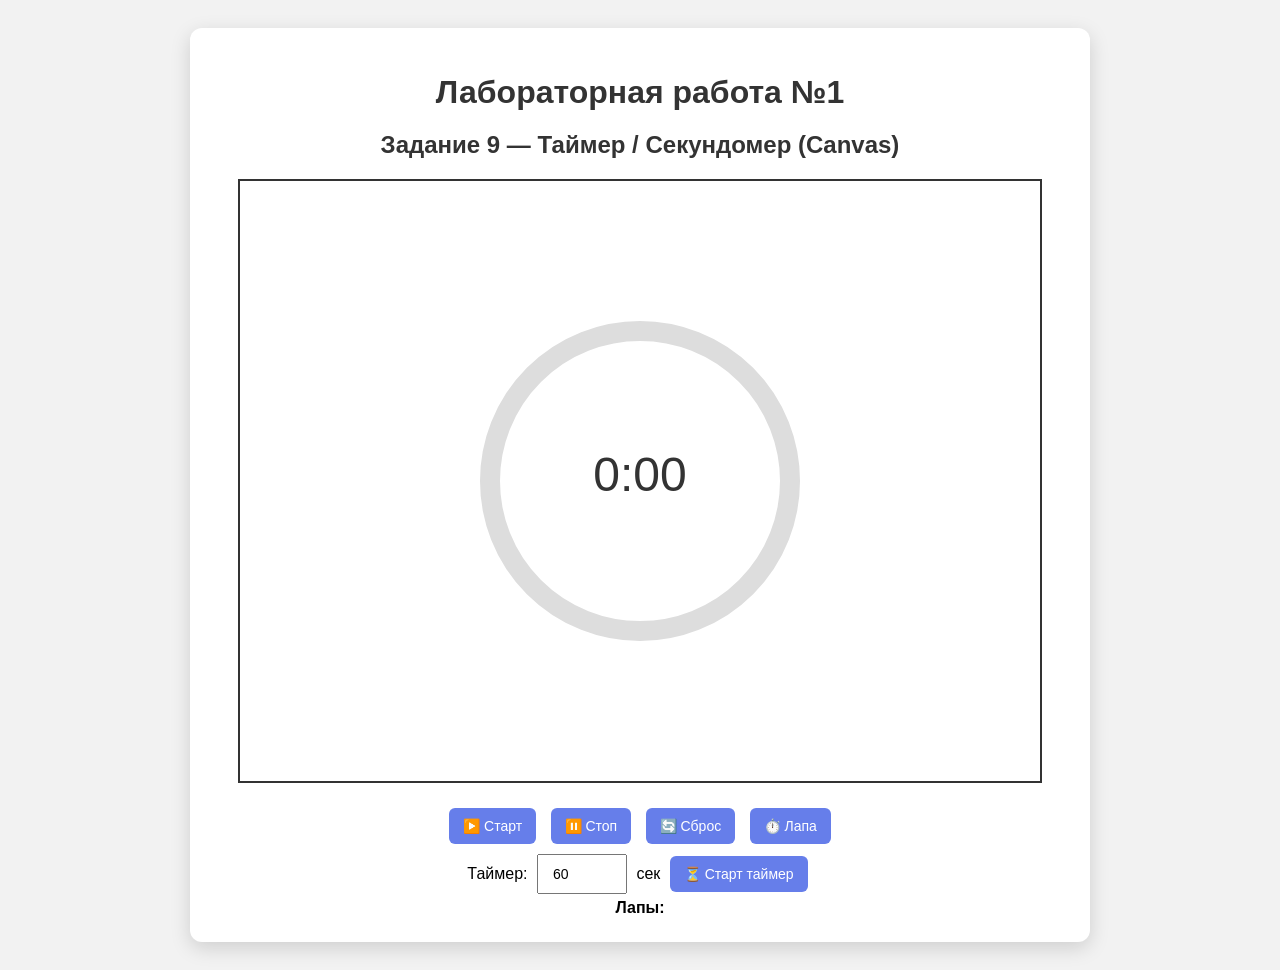
<file: лаба1/index.html>
<!DOCTYPE html>
<html lang="ru">
<head>
<meta charset="UTF-8">
<title>Лабораторная работа — Задание 9</title>
<link rel="stylesheet" href="style.css">
</head>

<body>
<div class="container">
    <h1>Лабораторная работа №1</h1>
    <h2>Задание 9 — Таймер / Секундомер (Canvas)</h2>

    <canvas id="myCanvas" width="800" height="600"></canvas>

    <div id="controls" class="controls">
        <div>
            <button onclick="startStopwatch()">▶️ Старт</button>
            <button onclick="stopTimer()">⏸️ Стоп</button>
            <button onclick="resetTimer()">🔄 Сброс</button>
            <button onclick="lapTimer()">⏱️ Лапа</button>
        </div>

        <div>
            <label>Таймер:</label>
            <input type="number" id="timerInput" min="1" max="3600" value="60">
            сек
            <button onclick="startCountdown()">⏳ Старт таймер</button>
        </div>

        <div id="lapsList"></div>
    </div>
</div>

<script src="script.js"></script>
</body>
</html>
</file>
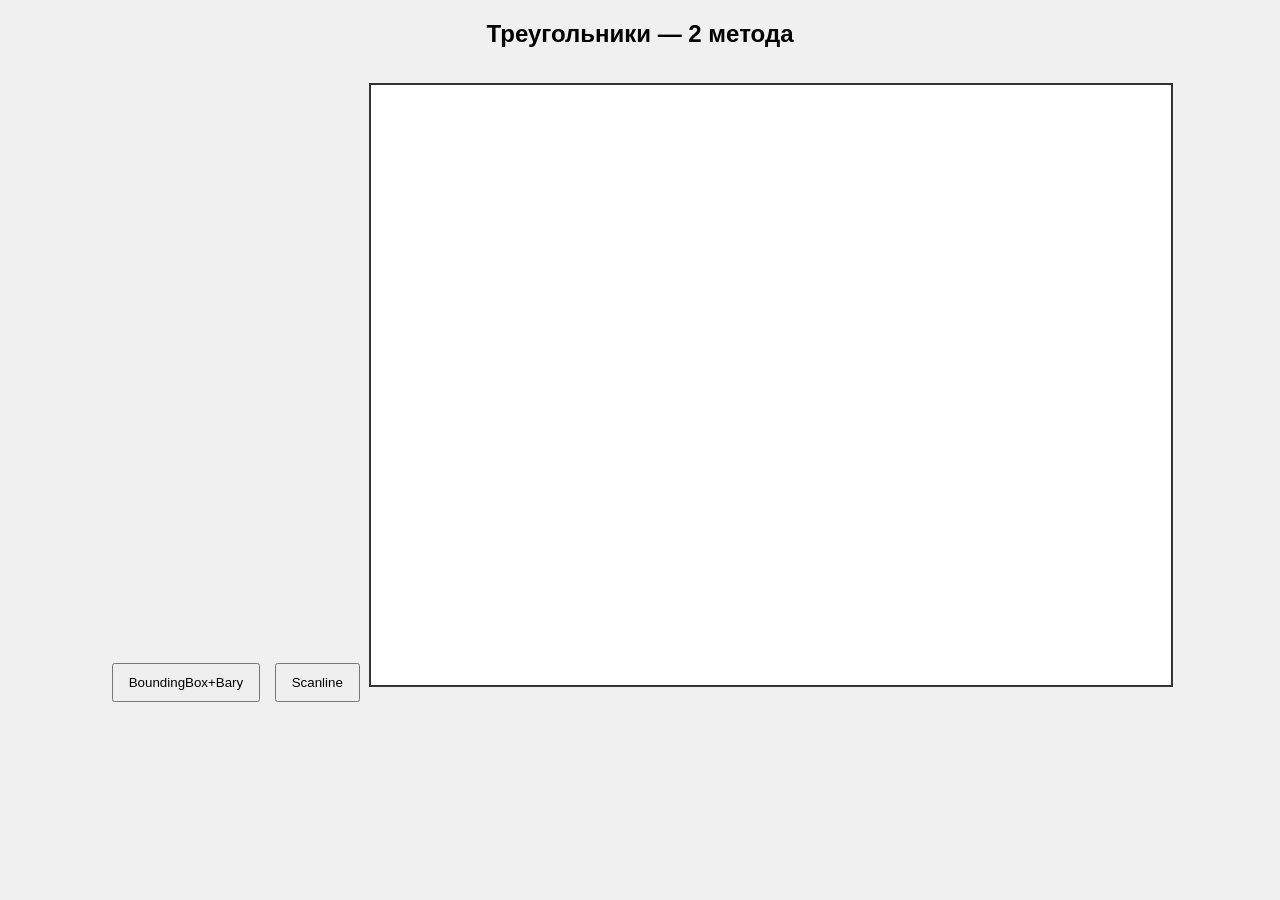
<file: лаба2/базовый уровень 3 задание/index.html>
<!DOCTYPE html>
<html lang="ru">
<head>
<meta charset="UTF-8">
<title>Triangle Raster Lab</title>
<link rel="stylesheet" href="style.css">
</head>

<body>

<h2>Треугольники — 2 метода</h2>

<button onclick="drawSceneBoundingBox()">BoundingBox+Bary</button>
<button onclick="drawSceneScanline()">Scanline</button>

<canvas id="c" width="800" height="600"></canvas>

<div id="time"></div>

<script src="script.js"></script>
</body>
</html>
</file>
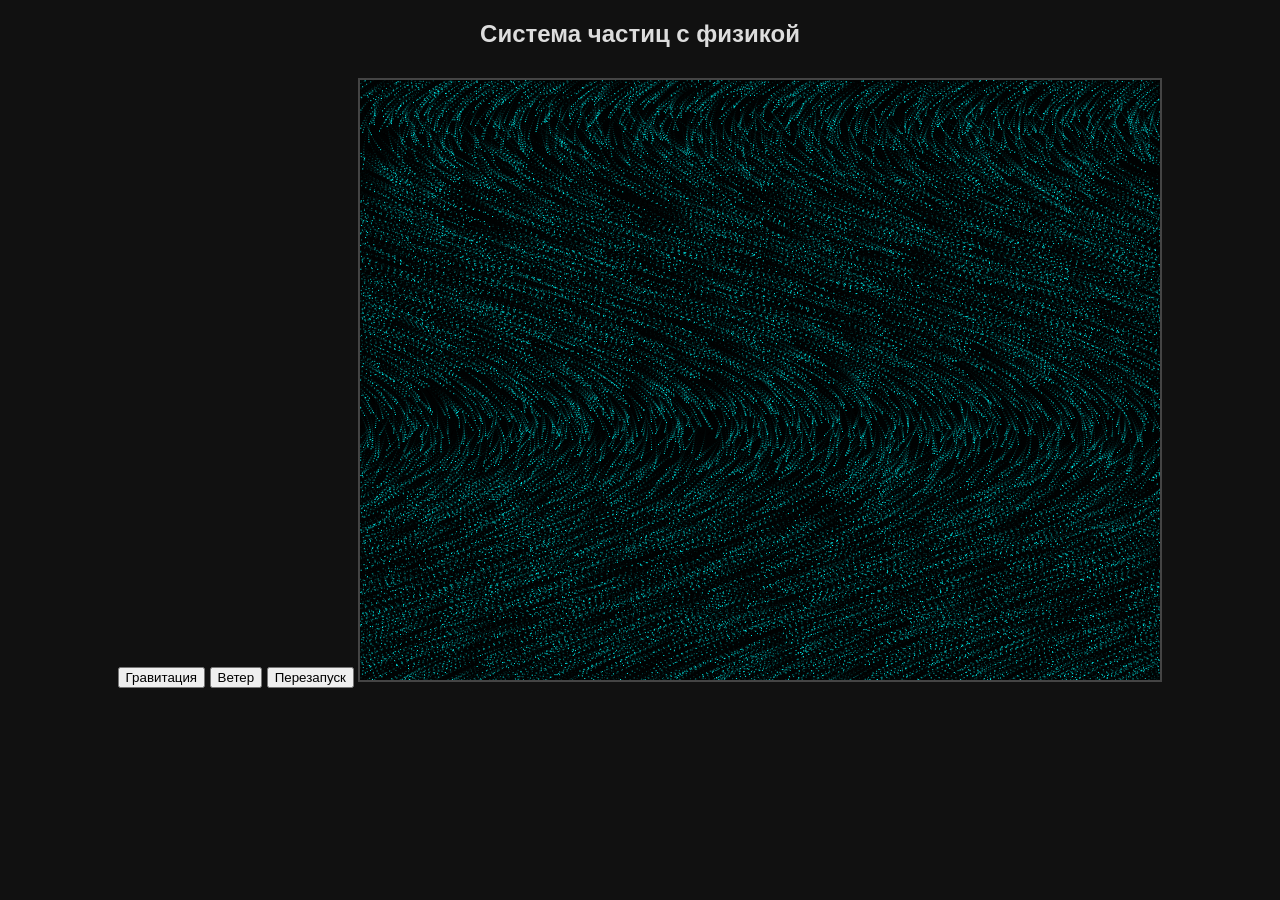
<file: лаба2/продвинутый уровень 3 задание/index.html>
<!DOCTYPE html>
<html lang="ru">
<head>
<meta charset="UTF-8">
<title>Система частиц</title>
<link rel="stylesheet" href="style.css">
</head>

<body>

<h2>Система частиц с физикой</h2>

<button onclick="toggleGravity()">Гравитация</button>
<button onclick="toggleWind()">Ветер</button>
<button onclick="restart()">Перезапуск</button>

<canvas id="c" width="800" height="600"></canvas>

<script src="script.js"></script>
</body>
</html>
</file>
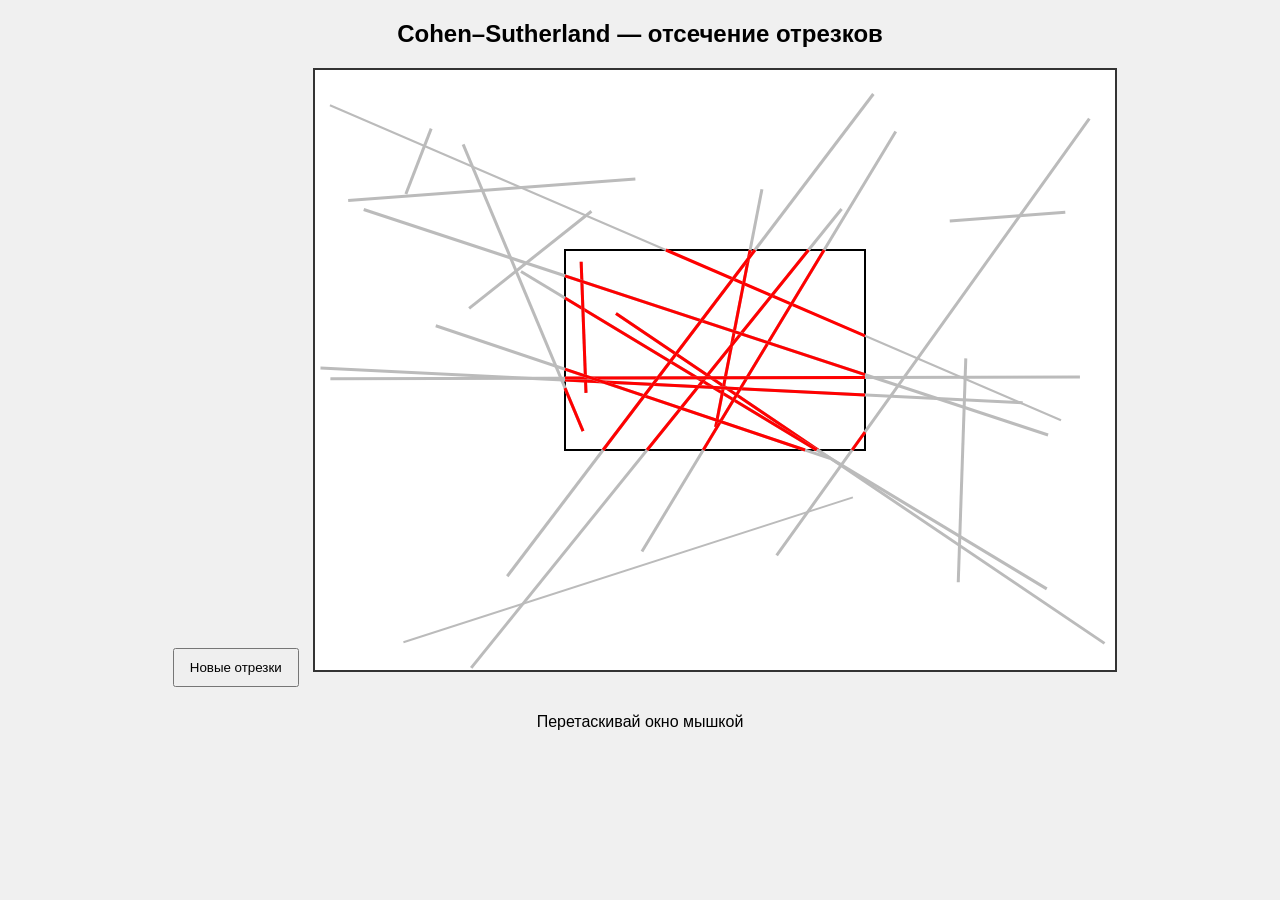
<file: лаба2/срендний уровень 3 задание/index.html>
<!DOCTYPE html>
<html lang="ru">
<head>
<meta charset="UTF-8">
<title>Cohen–Sutherland</title>
<link rel="stylesheet" href="style.css">
</head>

<body>

<h2>Cohen–Sutherland — отсечение отрезков</h2>

<button onclick="generateLines()">Новые отрезки</button>

<canvas id="c" width="800" height="600"></canvas>

<p>
Перетаскивай окно мышкой
</p>

<script src="script.js"></script>
</body>
</html>
</file>
<file: лаба1/style.css>
* {
    box-sizing: border-box;
}

body {
    font-family: Arial, sans-serif;
    background: #f2f2f2;
    padding: 20px;
}

.container {
    max-width: 900px;
    margin: 0 auto;
    background: white;
    border-radius: 12px;
    padding: 25px;
    box-shadow: 0 6px 20px rgba(0,0,0,0.15);
}

h1, h2 {
    text-align: center;
    color: #333;
    margin-bottom: 10px;
}

canvas {
    border: 2px solid #333;
    display: block;
    margin: 20px auto;
    background: white;
}

.controls {
    text-align: center;
    margin-top: 15px;
}

.controls button,
.controls input {
    padding: 10px 14px;
    margin: 5px;
    font-size: 14px;
}

.controls button {
    border: none;
    border-radius: 6px;
    background: #667eea;
    color: white;
    cursor: pointer;
}

.controls button:hover {
    background: #5568c8;
}
</file>
<file: лаба2/базовый уровень 3 задание/style.css>
body {
    text-align:center;
    font-family: Arial;
    background:#f0f0f0;
}

canvas {
    border:2px solid #333;
    background:white;
    margin-top:15px;
}

button {
    padding:10px 15px;
    margin:5px;
}
</file>
<file: лаба2/продвинутый уровень 3 задание/style.css>
body {
    text-align:center;
    font-family: Arial;
    background:#111;
    color:#ddd;
}

canvas {
    border:2px solid #444;
    background:black;
    margin-top:10px;
}
</file>
<file: лаба2/срендний уровень 3 задание/style.css>
body {
    text-align:center;
    font-family: Arial;
    background:#f0f0f0;
}

canvas {
    border:2px solid #333;
    background:white;
    cursor: grab;
}

button {
    padding:10px 15px;
    margin:10px;
}
</file>
